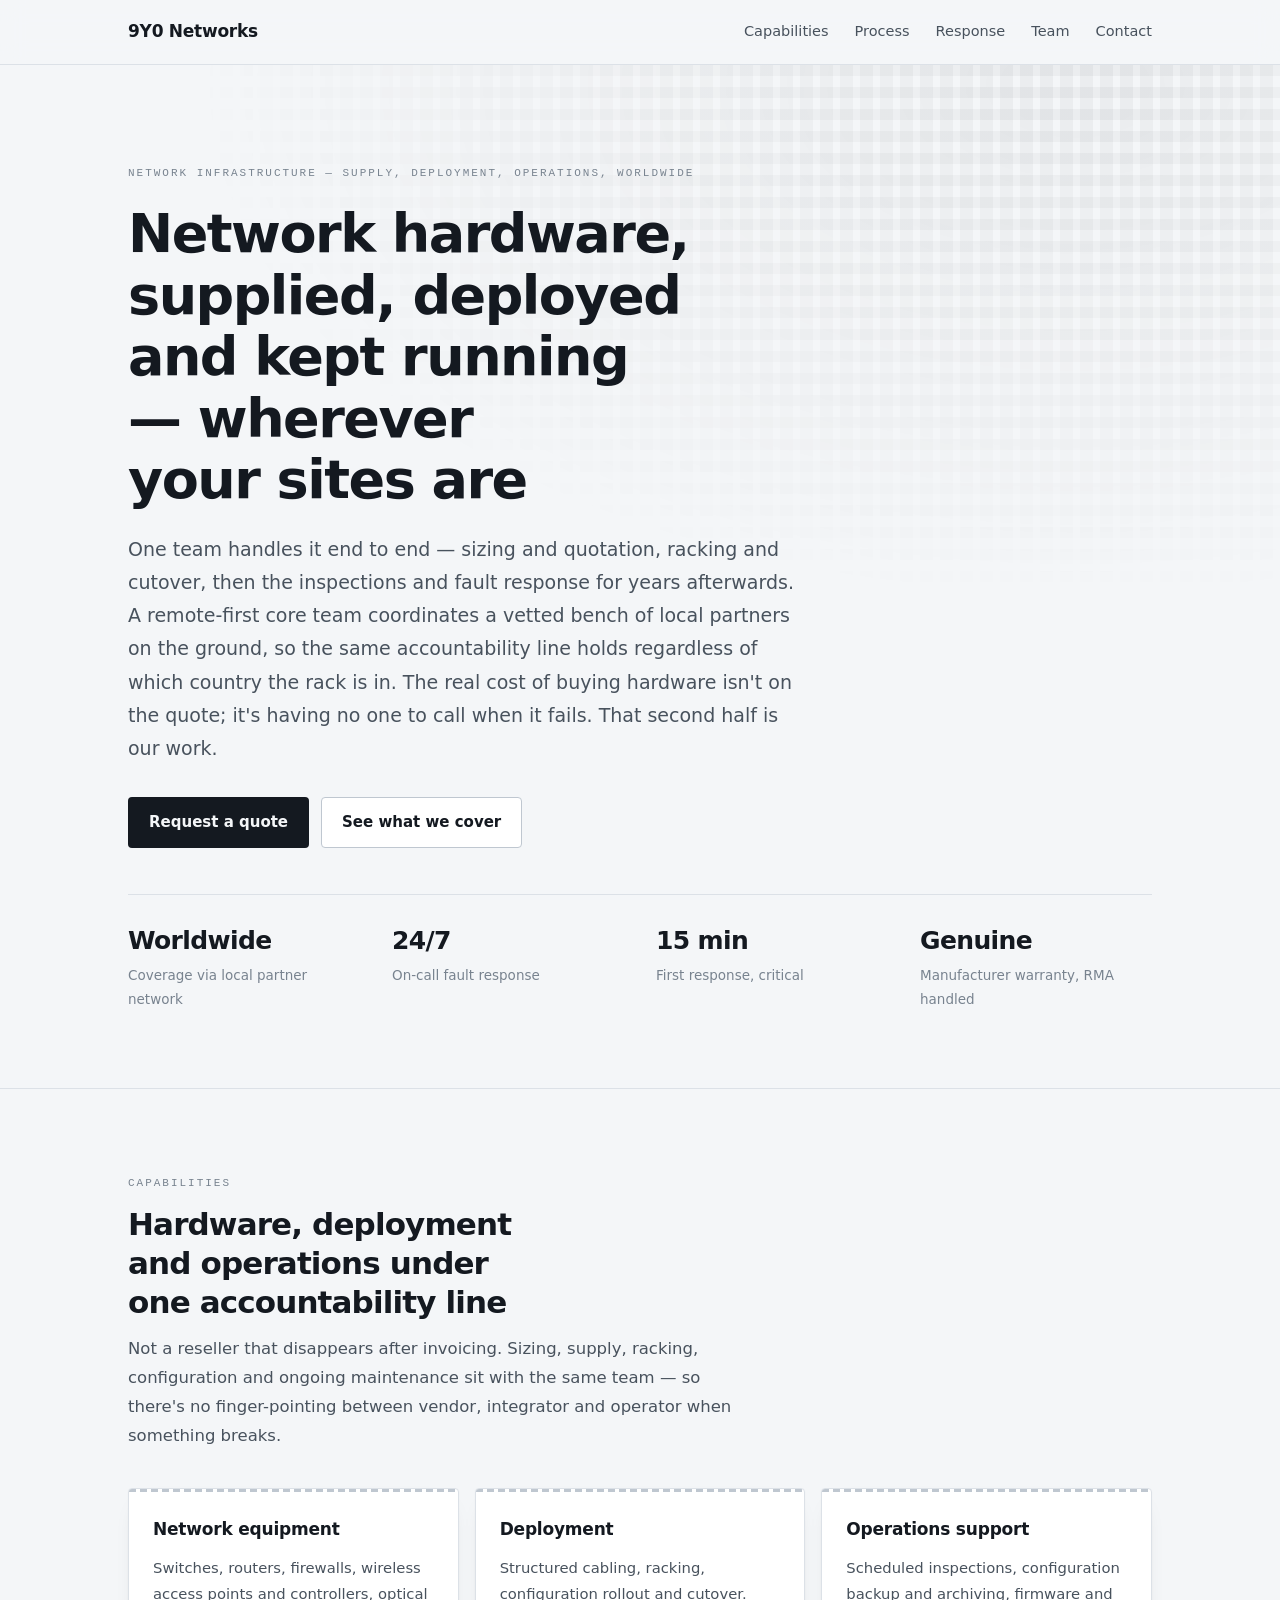
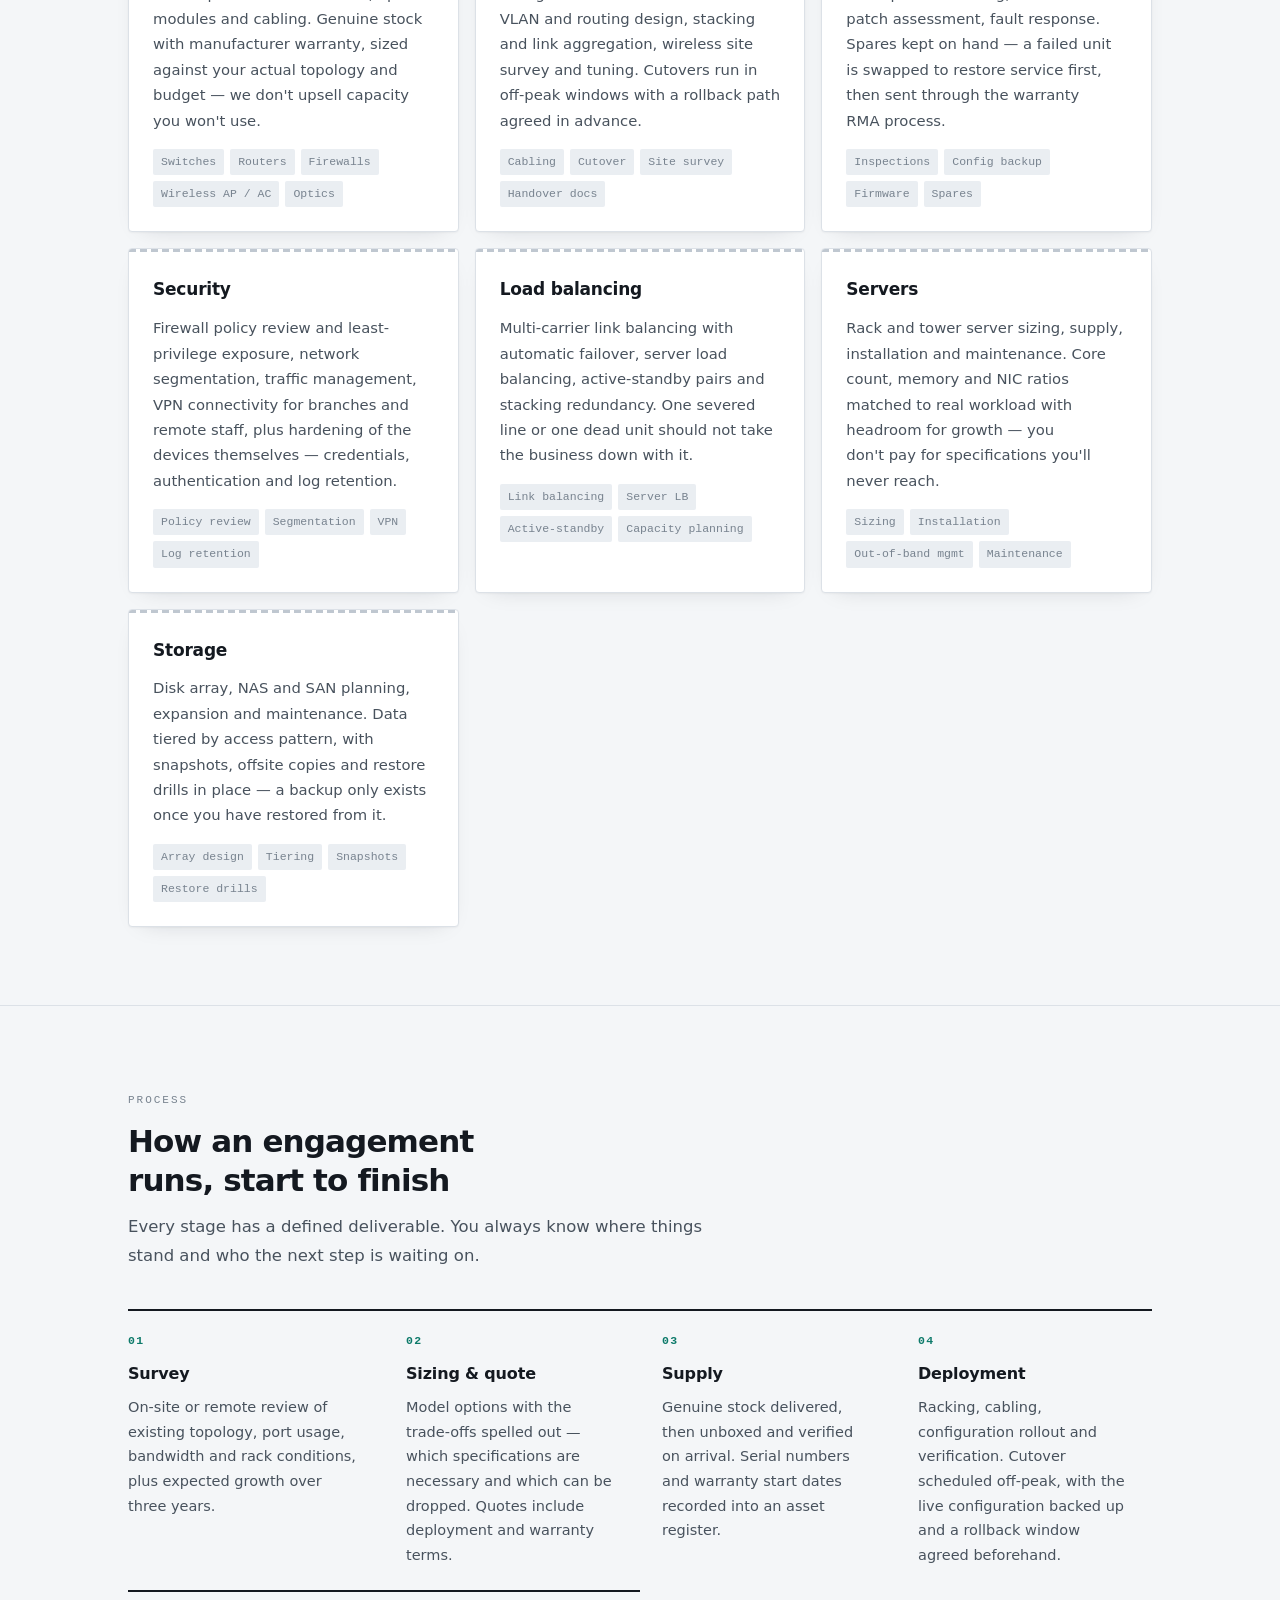
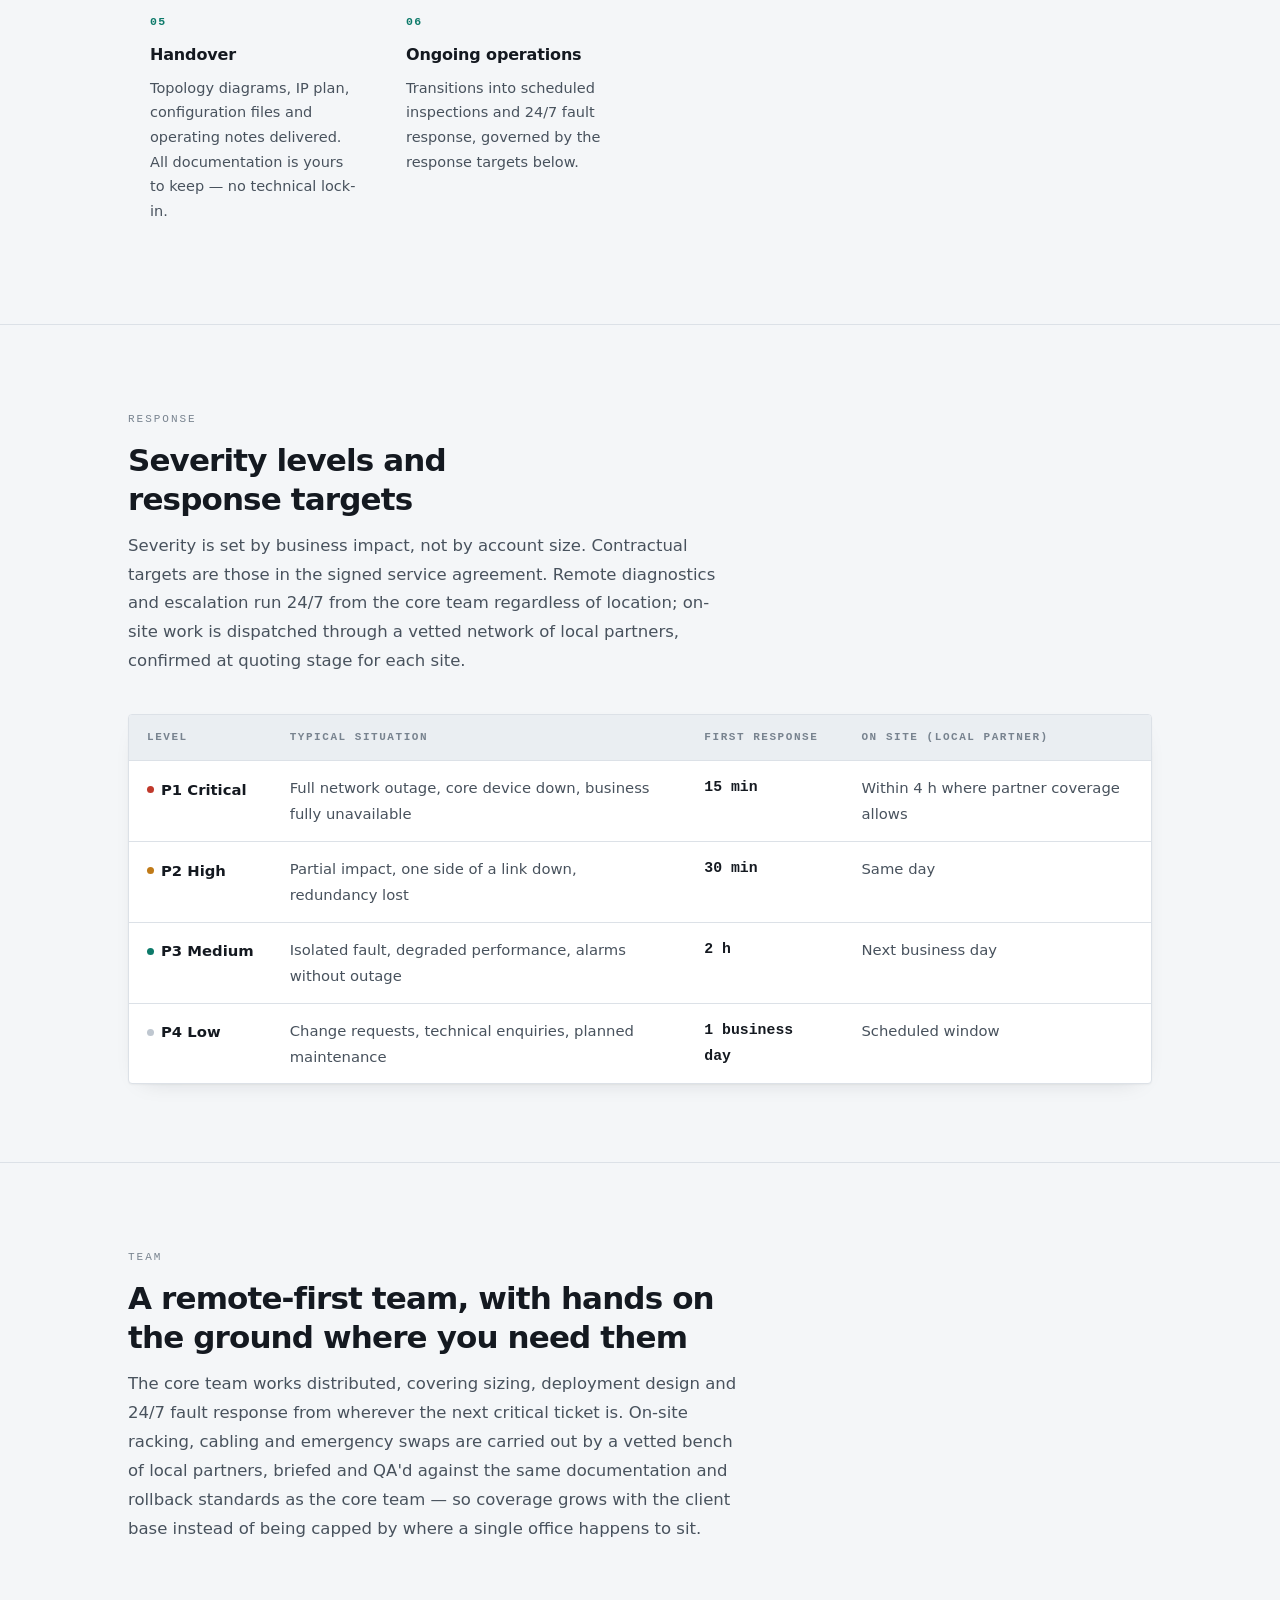
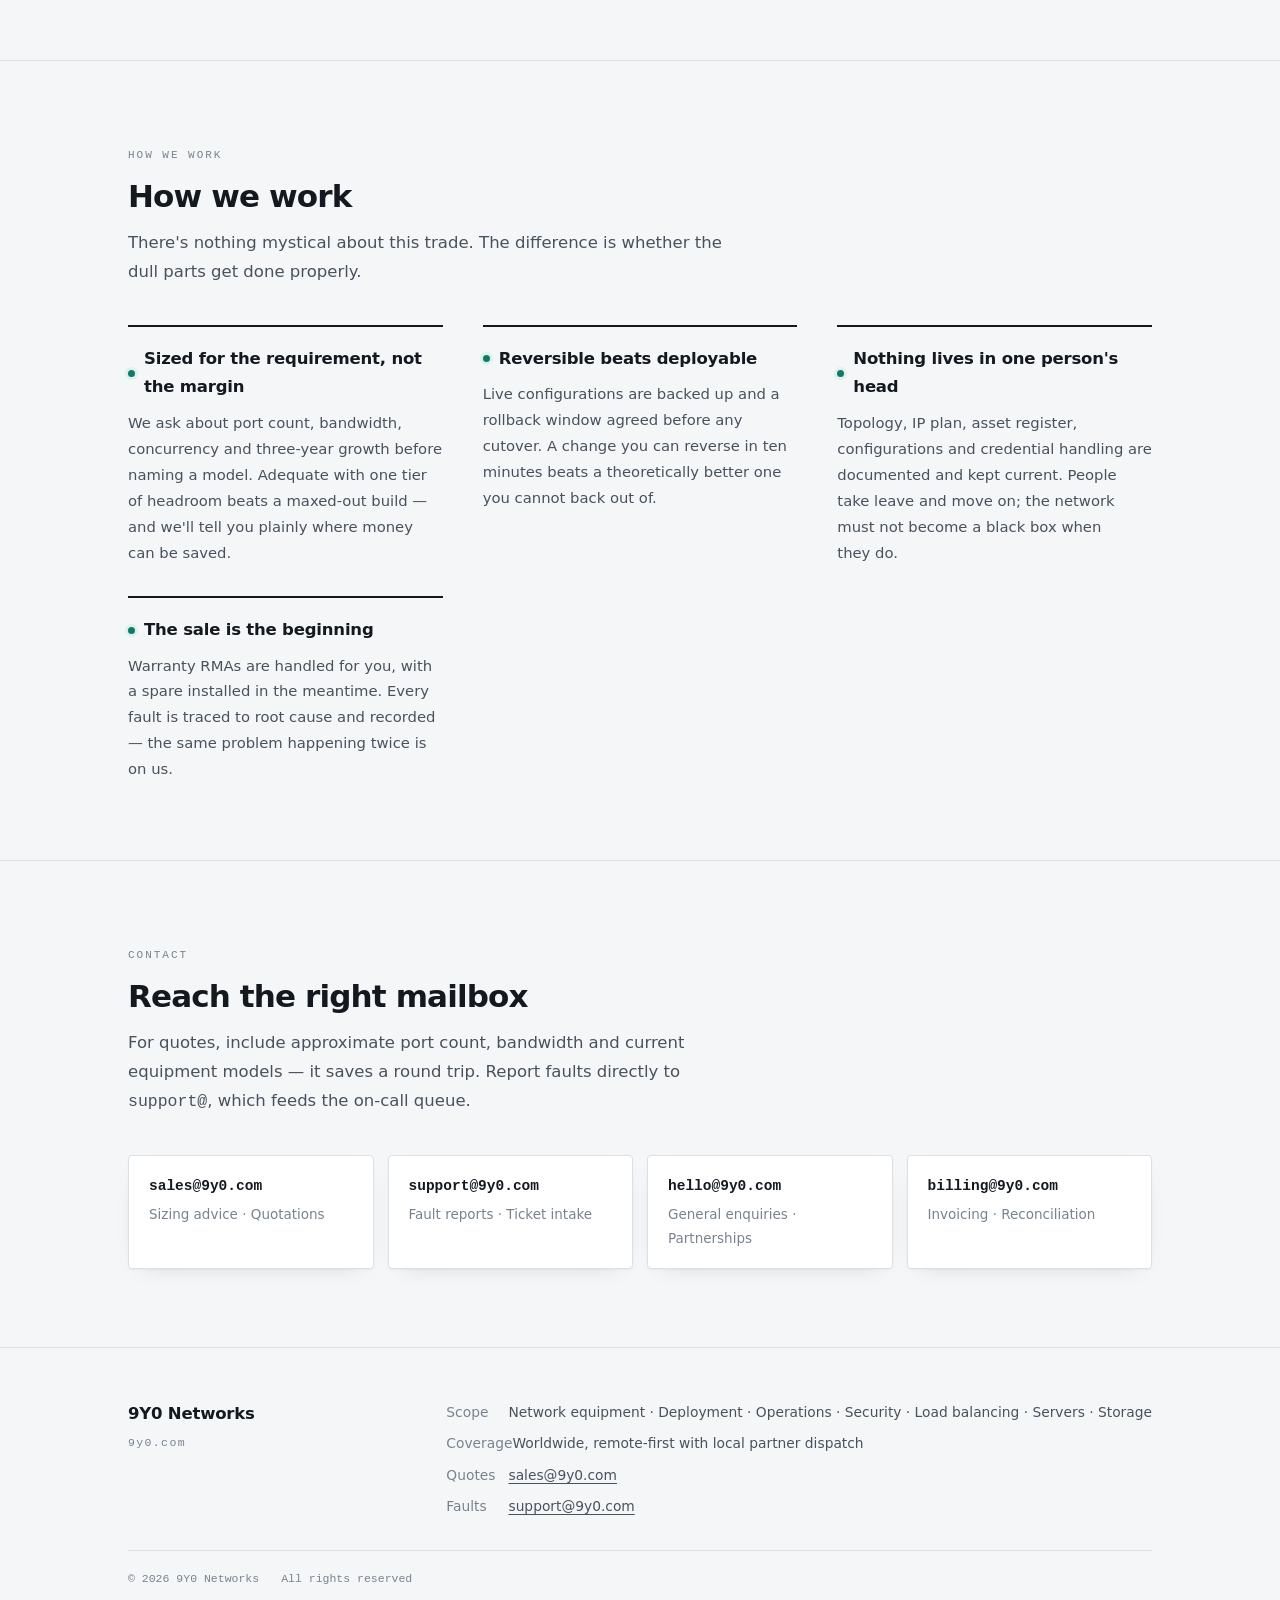
<file: index.html>
<!DOCTYPE html>
<html lang="en">
<head>
<meta charset="utf-8">
<meta name="viewport" content="width=device-width, initial-scale=1">
<title>9Y0 Networks</title>
<meta name="description" content="9Y0 Networks — network equipment supply, deployment and operations support for clients worldwide, delivered by a remote-first team with vetted local partners on the ground.">
<meta name="theme-color" content="#f4f6f8" media="(prefers-color-scheme: light)">
<meta name="theme-color" content="#0e1216" media="(prefers-color-scheme: dark)">
<link rel="canonical" href="https://9y0.com/">
<link rel="alternate" hreflang="en" href="https://9y0.com/">
<link rel="alternate" hreflang="x-default" href="https://9y0.com/">
<meta property="og:type" content="website">
<meta property="og:site_name" content="9Y0 Networks">
<meta property="og:locale" content="en_US">
<meta property="og:title" content="9Y0 Networks">
<meta property="og:description" content="Network equipment · Deployment · Operations · Security · Load balancing · Servers · Storage — worldwide, remote-first">
<meta property="og:url" content="https://9y0.com/">
<link rel="icon" href="favicon.svg" type="image/svg+xml">
<link rel="stylesheet" href="assets/style.css">
<script type="application/ld+json">
{
  "@context": "https://schema.org",
  "@type": "Organization",
  "name": "9Y0 Networks",
  "url": "https://9y0.com/",
  "logo": "https://9y0.com/favicon.svg",
  "email": "hello@9y0.com",
  "description": "Network equipment supply, deployment and operations support for clients worldwide, delivered by a remote-first team with vetted local partners on the ground.",
  "areaServed": "Worldwide"
}
</script>
</head>
<body>

<nav class="nav">
  <div class="wrap nav-in">
    <a class="brand" href="./">
      <span class="brand-mark">9Y0 Networks</span>
    </a>
    <div class="nav-links">
      <a href="#capabilities">Capabilities</a>
      <a href="#process">Process</a>
      <a href="#response">Response</a>
      <a href="#team">Team</a>
      <a href="#contact">Contact</a>
    </div>
  </div>
</nav>

<header class="hero">
  <div class="wrap">
    <span class="label">Network infrastructure &mdash; supply, deployment, operations, worldwide</span>
    <h1>Network hardware, supplied, deployed and kept running — wherever your sites are</h1>
    <p class="standfirst">
      One team handles it end to end — sizing and quotation, racking and cutover,
      then the inspections and fault response for years afterwards. A remote-first
      core team coordinates a vetted bench of local partners on the ground, so the
      same accountability line holds regardless of which country the rack is in.
      The real cost of buying hardware isn't on the quote; it's having no one to
      call when it fails. That second half is our work.
    </p>
    <div class="cta-row">
      <a class="btn btn-primary" href="mailto:sales@9y0.com">Request a quote</a>
      <a class="btn btn-ghost" href="#capabilities">See what we cover</a>
    </div>
    <div class="facts">
      <div><div class="fact-k">Worldwide</div><div class="fact-v">Coverage via local partner network</div></div>
      <div><div class="fact-k">24/7</div><div class="fact-v">On-call fault response</div></div>
      <div><div class="fact-k">15 min</div><div class="fact-v">First response, critical</div></div>
      <div><div class="fact-k">Genuine</div><div class="fact-v">Manufacturer warranty, RMA handled</div></div>
    </div>
  </div>
</header>

<main>

<section id="capabilities">
  <div class="wrap">
    <div class="sec-head">
      <span class="label">Capabilities</span>
      <h2>Hardware, deployment and operations under one accountability line</h2>
      <p>Not a reseller that disappears after invoicing. Sizing, supply, racking, configuration and ongoing maintenance sit with the same team — so there's no finger-pointing between vendor, integrator and operator when something breaks.</p>
    </div>
    <div class="grid-3">

      <article class="cap">
        <h3>Network equipment</h3>
        <p>Switches, routers, firewalls, wireless access points and controllers, optical modules and cabling. Genuine stock with manufacturer warranty, sized against your actual topology and budget — we don't upsell capacity you won't use.</p>
        <ul class="tags"><li>Switches</li><li>Routers</li><li>Firewalls</li><li>Wireless AP / AC</li><li>Optics</li></ul>
      </article>

      <article class="cap">
        <h3>Deployment</h3>
        <p>Structured cabling, racking, configuration rollout and cutover. VLAN and routing design, stacking and link aggregation, wireless site survey and tuning. Cutovers run in off-peak windows with a rollback path agreed in advance.</p>
        <ul class="tags"><li>Cabling</li><li>Cutover</li><li>Site survey</li><li>Handover docs</li></ul>
      </article>

      <article class="cap">
        <h3>Operations support</h3>
        <p>Scheduled inspections, configuration backup and archiving, firmware and patch assessment, fault response. Spares kept on hand — a failed unit is swapped to restore service first, then sent through the warranty RMA process.</p>
        <ul class="tags"><li>Inspections</li><li>Config backup</li><li>Firmware</li><li>Spares</li></ul>
      </article>

      <article class="cap">
        <h3>Security</h3>
        <p>Firewall policy review and least-privilege exposure, network segmentation, traffic management, VPN connectivity for branches and remote staff, plus hardening of the devices themselves — credentials, authentication and log retention.</p>
        <ul class="tags"><li>Policy review</li><li>Segmentation</li><li>VPN</li><li>Log retention</li></ul>
      </article>

      <article class="cap">
        <h3>Load balancing</h3>
        <p>Multi-carrier link balancing with automatic failover, server load balancing, active-standby pairs and stacking redundancy. One severed line or one dead unit should not take the business down with it.</p>
        <ul class="tags"><li>Link balancing</li><li>Server LB</li><li>Active-standby</li><li>Capacity planning</li></ul>
      </article>

      <article class="cap">
        <h3>Servers</h3>
        <p>Rack and tower server sizing, supply, installation and maintenance. Core count, memory and NIC ratios matched to real workload with headroom for growth — you don't pay for specifications you'll never reach.</p>
        <ul class="tags"><li>Sizing</li><li>Installation</li><li>Out-of-band mgmt</li><li>Maintenance</li></ul>
      </article>

      <article class="cap">
        <h3>Storage</h3>
        <p>Disk array, NAS and SAN planning, expansion and maintenance. Data tiered by access pattern, with snapshots, offsite copies and restore drills in place — a backup only exists once you have restored from it.</p>
        <ul class="tags"><li>Array design</li><li>Tiering</li><li>Snapshots</li><li>Restore drills</li></ul>
      </article>

    </div>
  </div>
</section>

<section id="process">
  <div class="wrap">
    <div class="sec-head">
      <span class="label">Process</span>
      <h2>How an engagement runs, start to finish</h2>
      <p>Every stage has a defined deliverable. You always know where things stand and who the next step is waiting on.</p>
    </div>
    <div class="steps">
      <div class="step">
        <span class="step-n">01</span>
        <h3>Survey</h3>
        <p>On-site or remote review of existing topology, port usage, bandwidth and rack conditions, plus expected growth over three years.</p>
      </div>
      <div class="step">
        <span class="step-n">02</span>
        <h3>Sizing &amp; quote</h3>
        <p>Model options with the trade-offs spelled out — which specifications are necessary and which can be dropped. Quotes include deployment and warranty terms.</p>
      </div>
      <div class="step">
        <span class="step-n">03</span>
        <h3>Supply</h3>
        <p>Genuine stock delivered, then unboxed and verified on arrival. Serial numbers and warranty start dates recorded into an asset register.</p>
      </div>
      <div class="step">
        <span class="step-n">04</span>
        <h3>Deployment</h3>
        <p>Racking, cabling, configuration rollout and verification. Cutover scheduled off-peak, with the live configuration backed up and a rollback window agreed beforehand.</p>
      </div>
      <div class="step">
        <span class="step-n">05</span>
        <h3>Handover</h3>
        <p>Topology diagrams, IP plan, configuration files and operating notes delivered. All documentation is yours to keep — no technical lock-in.</p>
      </div>
      <div class="step">
        <span class="step-n">06</span>
        <h3>Ongoing operations</h3>
        <p>Transitions into scheduled inspections and 24/7 fault response, governed by the response targets below.</p>
      </div>
    </div>
  </div>
</section>

<section id="response">
  <div class="wrap">
    <div class="sec-head">
      <span class="label">Response</span>
      <h2>Severity levels and response targets</h2>
      <p>Severity is set by business impact, not by account size. Contractual targets are those in the signed service agreement. Remote diagnostics and escalation run 24/7 from the core team regardless of location; on-site work is dispatched through a vetted network of local partners, confirmed at quoting stage for each site.</p>
    </div>
    <div class="table-scroll">
      <table>
        <thead>
          <tr><th>Level</th><th>Typical situation</th><th>First response</th><th>On site (local partner)</th></tr>
        </thead>
        <tbody>
          <tr>
            <td><span class="sev sev-1">P1 Critical</span></td>
            <td>Full network outage, core device down, business fully unavailable</td>
            <td class="num">15 min</td>
            <td>Within 4 h where partner coverage allows</td>
          </tr>
          <tr>
            <td><span class="sev sev-2">P2 High</span></td>
            <td>Partial impact, one side of a link down, redundancy lost</td>
            <td class="num">30 min</td>
            <td>Same day</td>
          </tr>
          <tr>
            <td><span class="sev sev-3">P3 Medium</span></td>
            <td>Isolated fault, degraded performance, alarms without outage</td>
            <td class="num">2 h</td>
            <td>Next business day</td>
          </tr>
          <tr>
            <td><span class="sev sev-4">P4 Low</span></td>
            <td>Change requests, technical enquiries, planned maintenance</td>
            <td class="num">1 business day</td>
            <td>Scheduled window</td>
          </tr>
        </tbody>
      </table>
    </div>
  </div>
</section>

<section id="team">
  <div class="wrap">
    <div class="sec-head">
      <span class="label">Team</span>
      <h2>A remote-first team, with hands on the ground where you need them</h2>
      <p>The core team works distributed, covering sizing, deployment design and 24/7 fault response from wherever the next critical ticket is. On-site racking, cabling and emergency swaps are carried out by a vetted bench of local partners, briefed and QA'd against the same documentation and rollback standards as the core team — so coverage grows with the client base instead of being capped by where a single office happens to sit.</p>
    </div>
  </div>
</section>

<section id="principles">
  <div class="wrap">
    <div class="sec-head">
      <span class="label">How we work</span>
      <h2>How we work</h2>
      <p>There's nothing mystical about this trade. The difference is whether the dull parts get done properly.</p>
    </div>
    <div class="why">
      <div class="why-item">
        <h3>Sized for the requirement, not the margin</h3>
        <p>We ask about port count, bandwidth, concurrency and three-year growth before naming a model. Adequate with one tier of headroom beats a maxed-out build — and we'll tell you plainly where money can be saved.</p>
      </div>
      <div class="why-item">
        <h3>Reversible beats deployable</h3>
        <p>Live configurations are backed up and a rollback window agreed before any cutover. A change you can reverse in ten minutes beats a theoretically better one you cannot back out of.</p>
      </div>
      <div class="why-item">
        <h3>Nothing lives in one person's head</h3>
        <p>Topology, IP plan, asset register, configurations and credential handling are documented and kept current. People take leave and move on; the network must not become a black box when they do.</p>
      </div>
      <div class="why-item">
        <h3>The sale is the beginning</h3>
        <p>Warranty RMAs are handled for you, with a spare installed in the meantime. Every fault is traced to root cause and recorded — the same problem happening twice is on us.</p>
      </div>
    </div>
  </div>
</section>

<section id="contact">
  <div class="wrap">
    <div class="sec-head">
      <span class="label">Contact</span>
      <h2>Reach the right mailbox</h2>
      <p>For quotes, include approximate port count, bandwidth and current equipment models — it saves a round trip. Report faults directly to <code>support@</code>, which feeds the on-call queue.</p>
    </div>
    <div class="mails">
      <a class="mail" href="mailto:sales@9y0.com">
        <span class="mail-addr">sales@9y0.com</span>
        <span class="mail-use">Sizing advice · Quotations</span>
      </a>
      <a class="mail" href="mailto:support@9y0.com">
        <span class="mail-addr">support@9y0.com</span>
        <span class="mail-use">Fault reports · Ticket intake</span>
      </a>
      <a class="mail" href="mailto:hello@9y0.com">
        <span class="mail-addr">hello@9y0.com</span>
        <span class="mail-use">General enquiries · Partnerships</span>
      </a>
      <a class="mail" href="mailto:billing@9y0.com">
        <span class="mail-addr">billing@9y0.com</span>
        <span class="mail-use">Invoicing · Reconciliation</span>
      </a>
    </div>
  </div>
</section>

</main>

<footer>
  <div class="wrap">
    <div class="foot-top">
      <div>
        <div class="foot-name">9Y0 Networks</div>
        <div class="foot-en">9y0.com</div>
      </div>
      <div class="foot-facts">
        <div><span class="k">Scope</span>Network equipment · Deployment · Operations · Security · Load balancing · Servers · Storage</div>
        <div><span class="k">Coverage</span>Worldwide, remote-first with local partner dispatch</div>
        <div><span class="k">Quotes</span><a href="mailto:sales@9y0.com">sales@9y0.com</a></div>
        <div><span class="k">Faults</span><a href="mailto:support@9y0.com">support@9y0.com</a></div>
      </div>
    </div>
    <hr class="foot-rule">
    <div class="copy">
      <span>&copy; <span id="yr">2026</span> 9Y0 Networks</span>
      <span>All rights reserved</span>
    </div>
  </div>
</footer>

<script>document.getElementById('yr').textContent = new Date().getFullYear();</script>
</body>
</html>
</file>
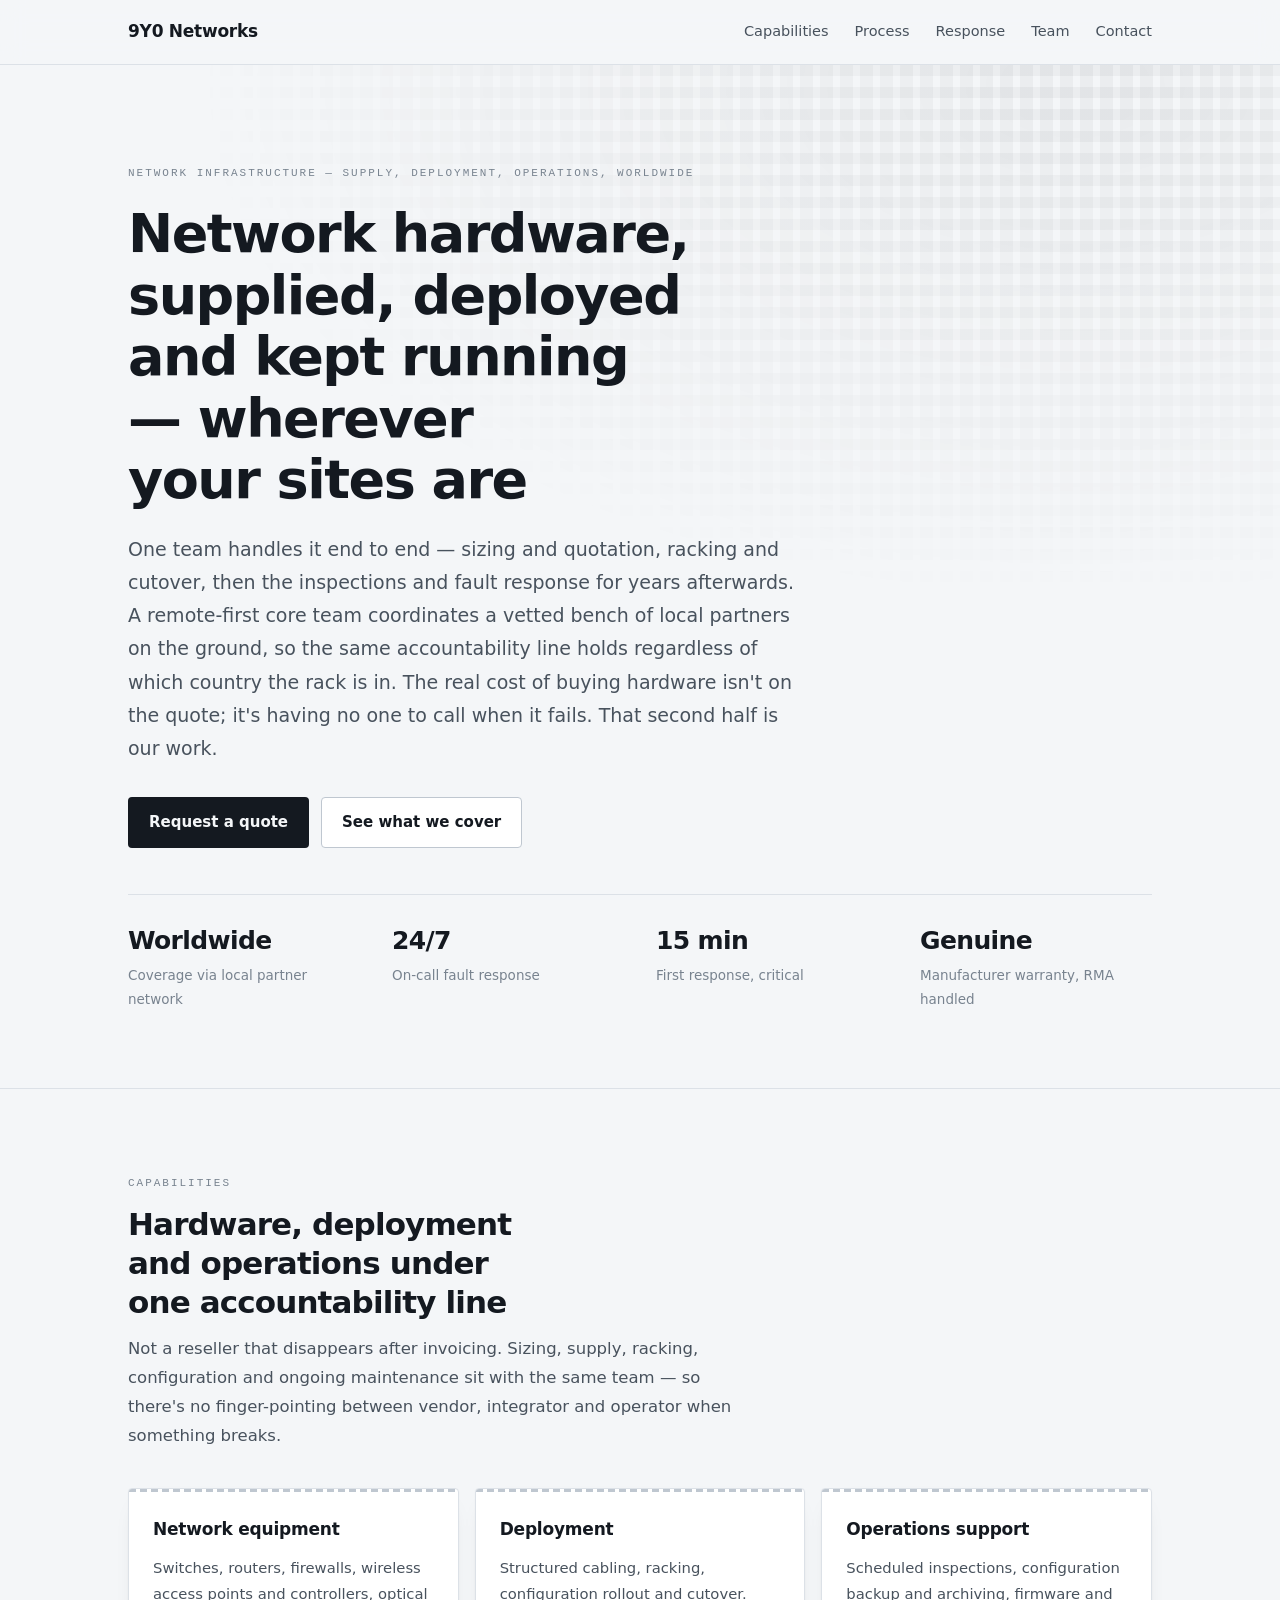
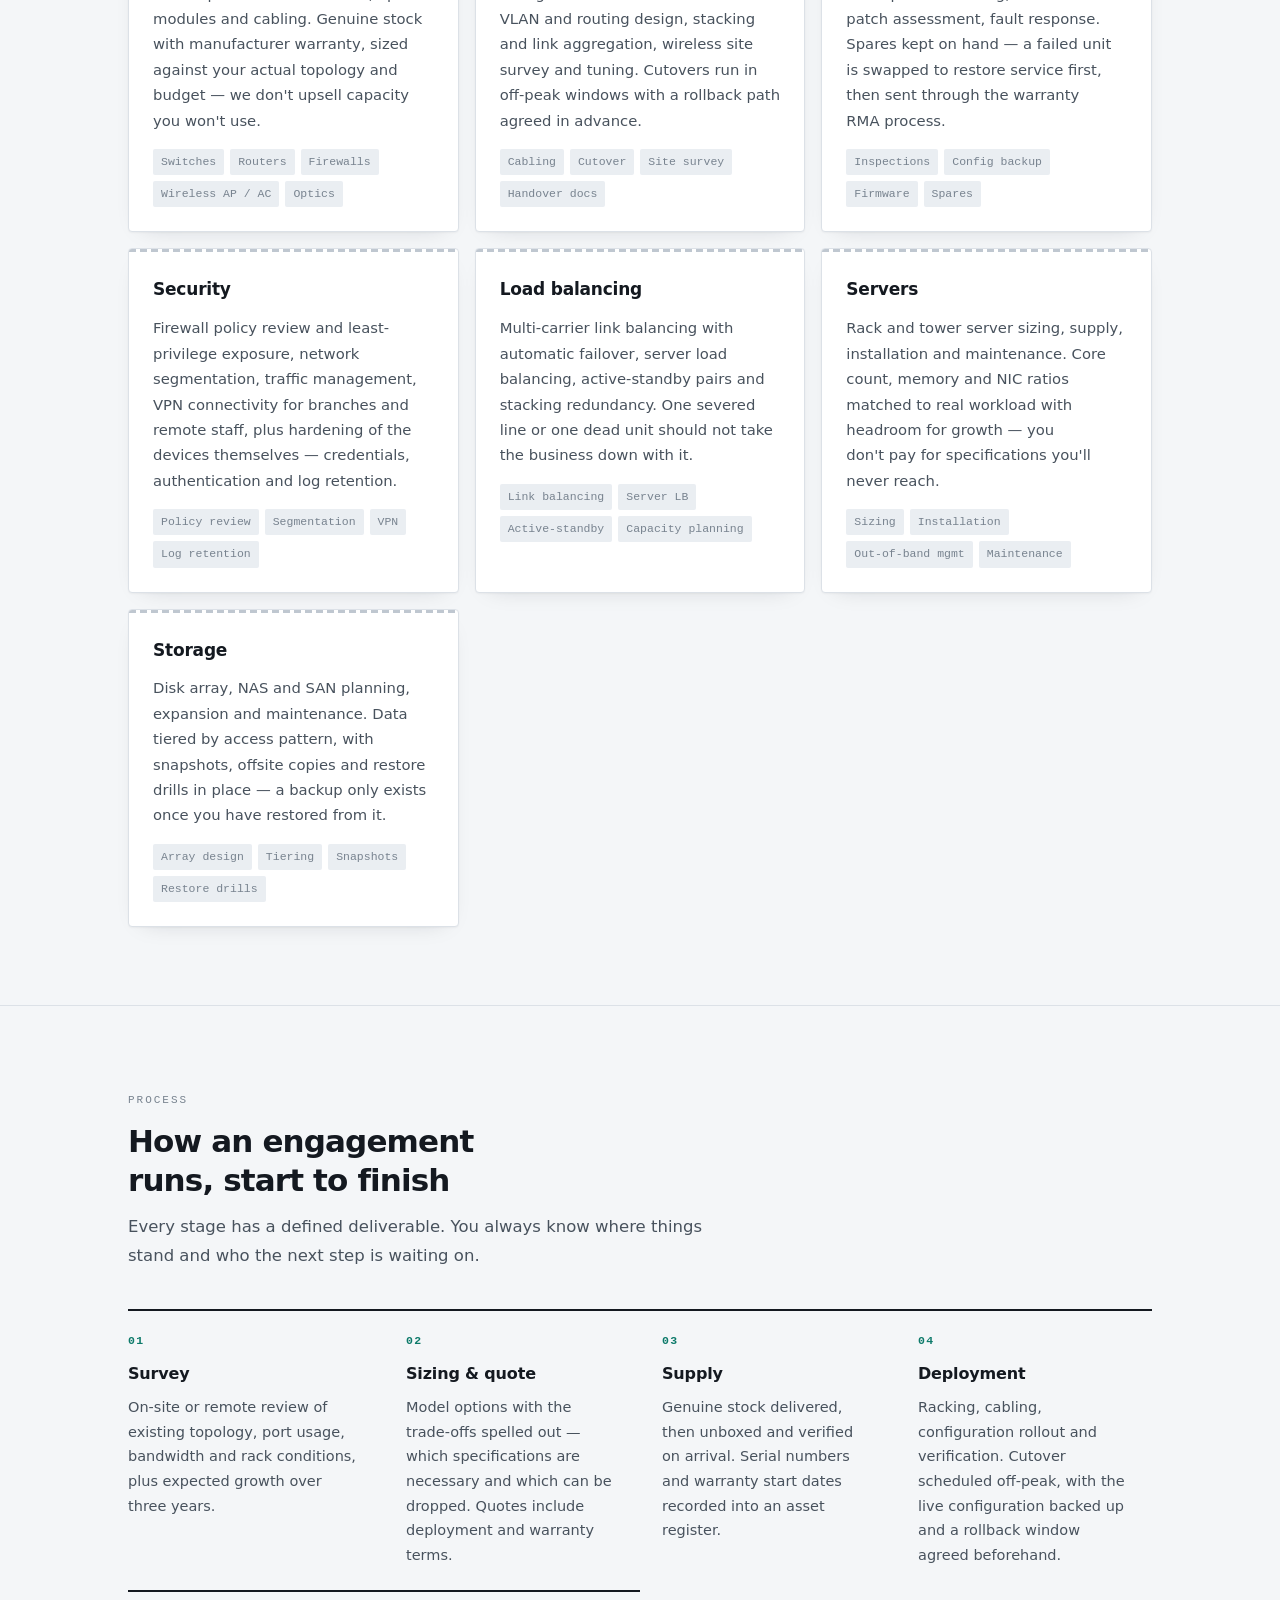
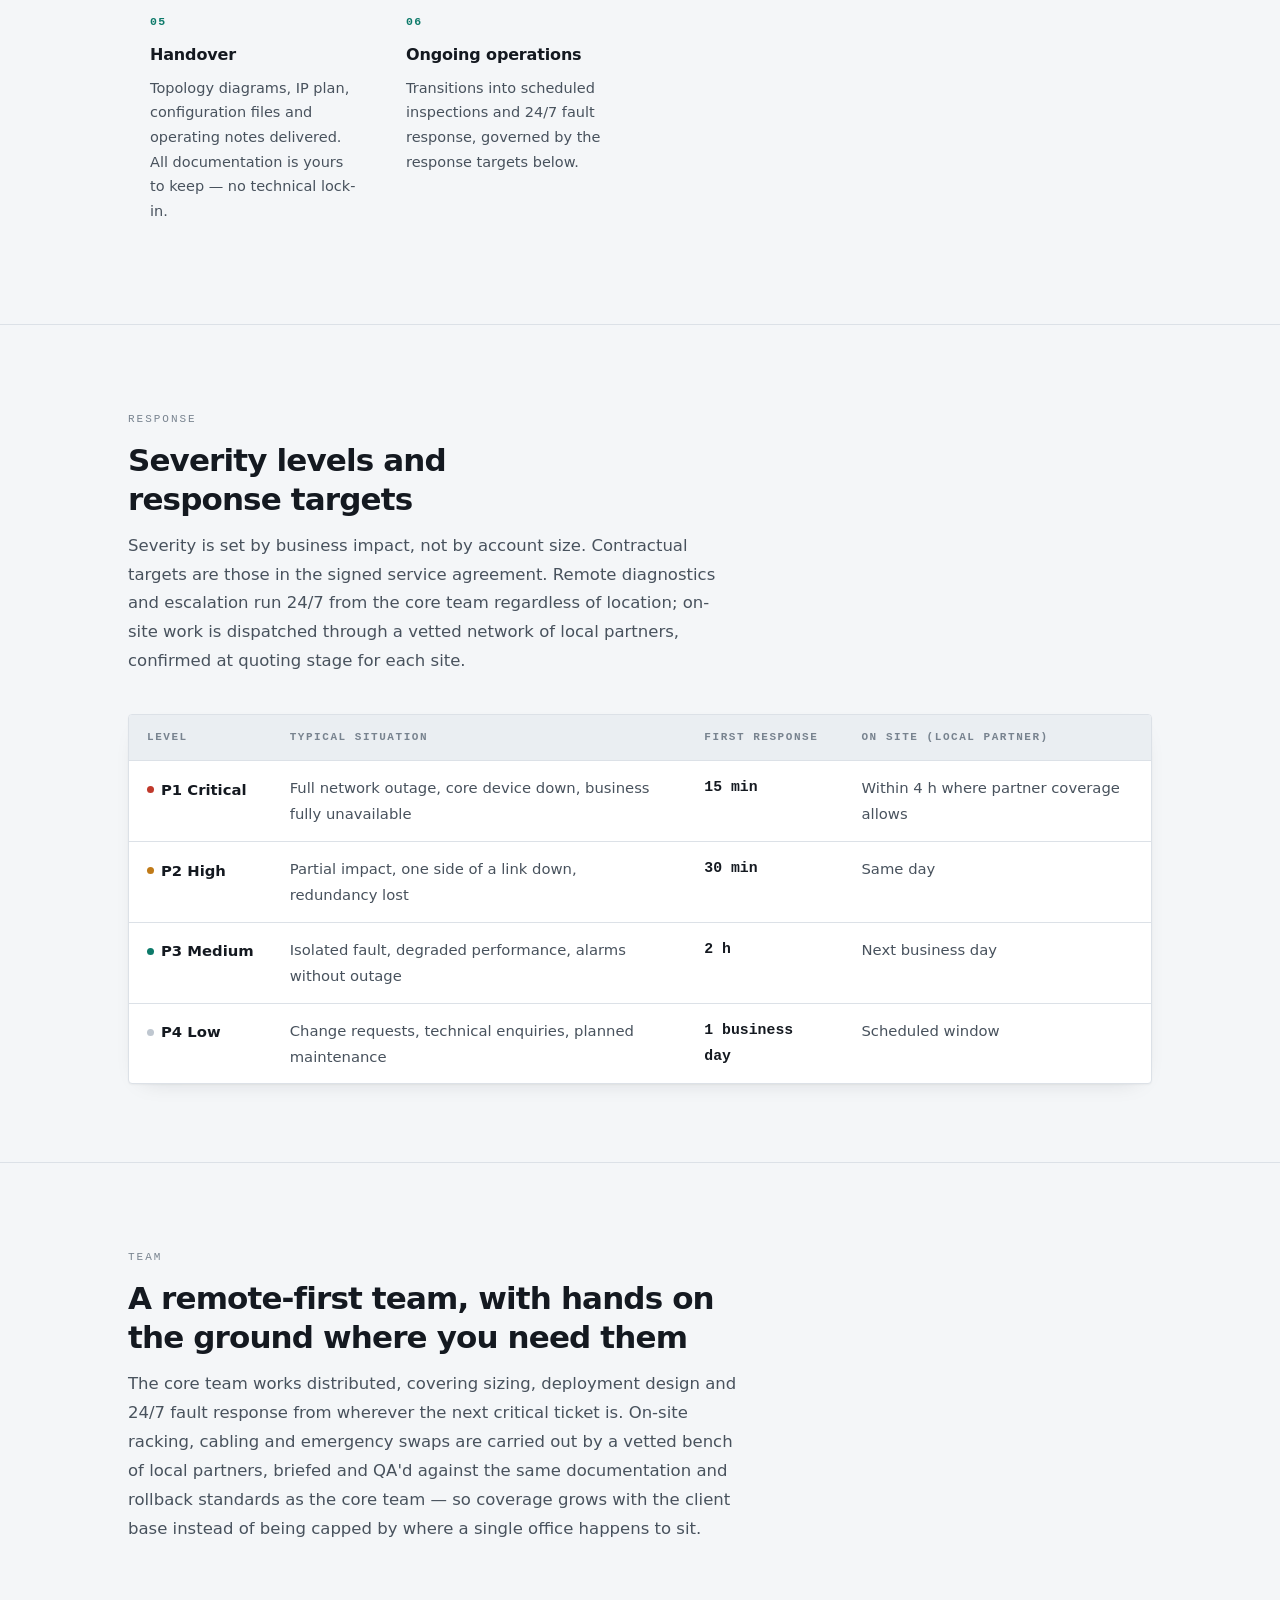
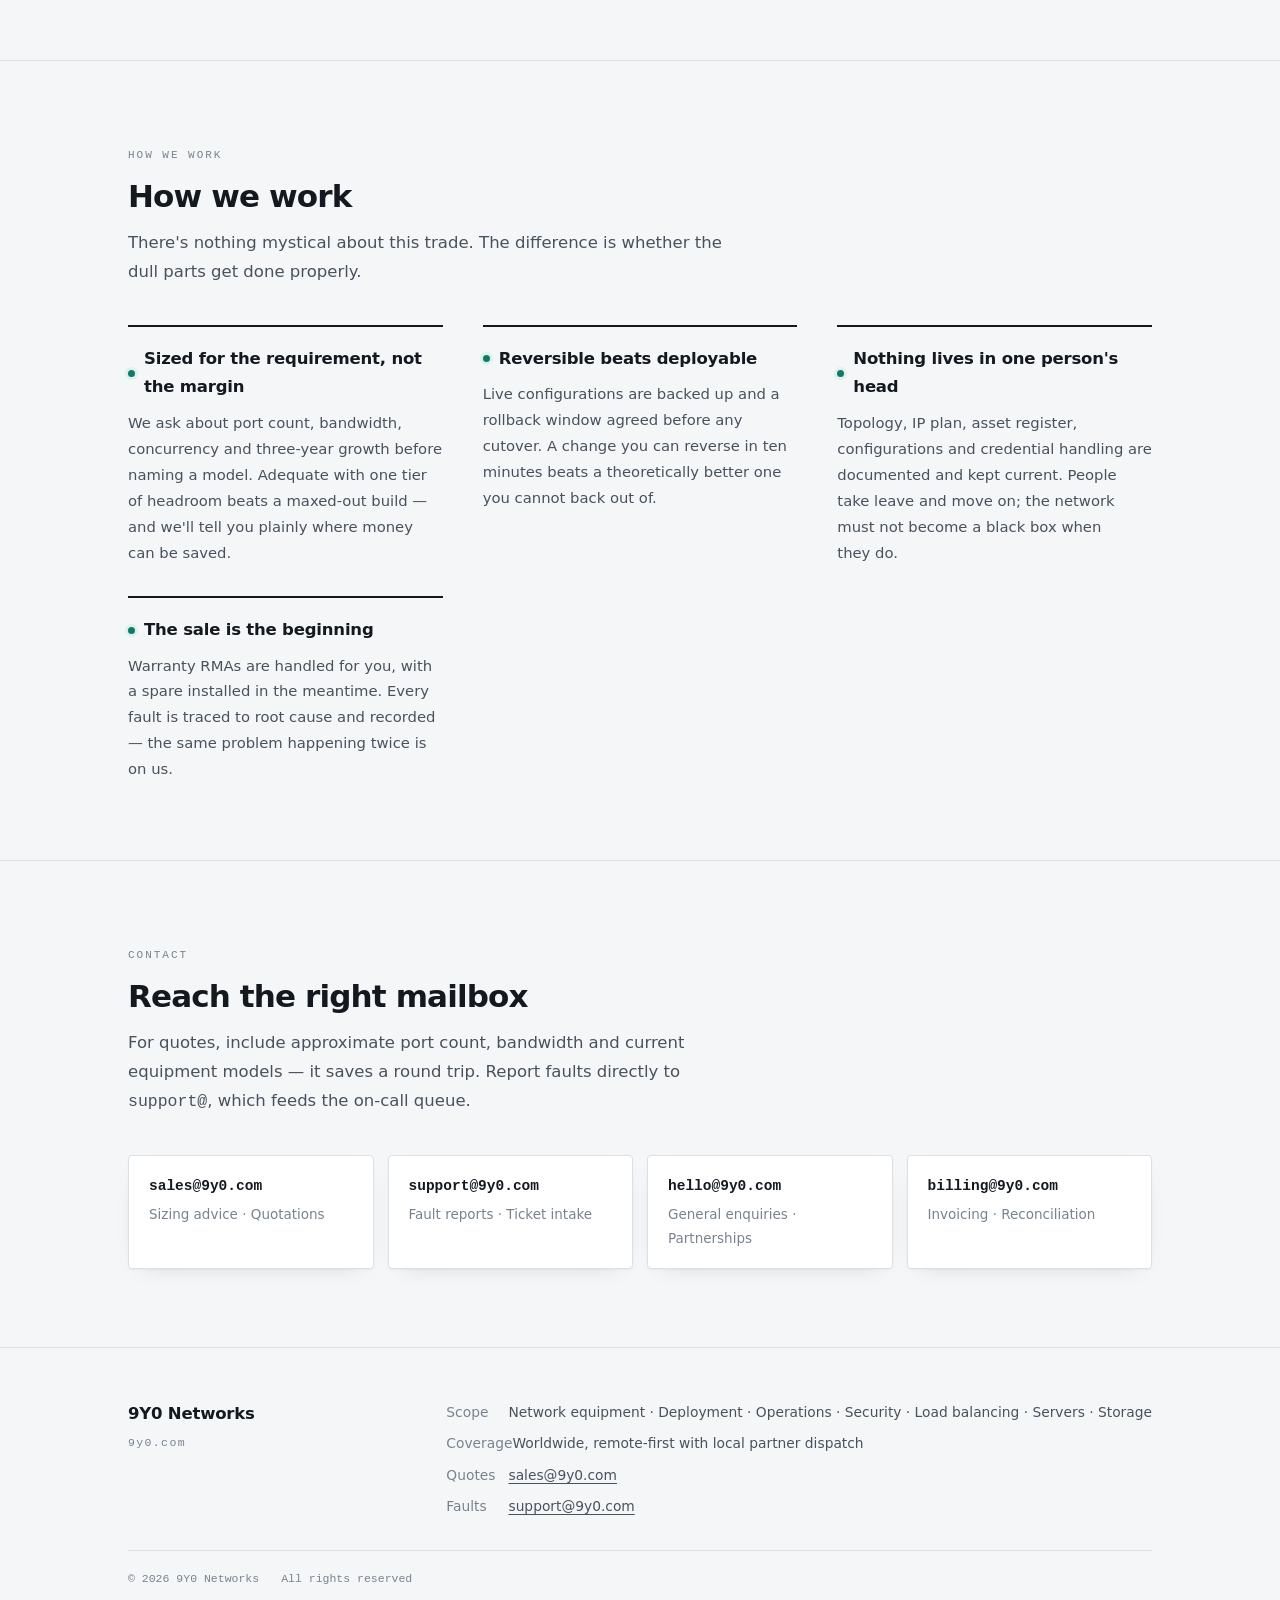
<file: en/index.html>
<!DOCTYPE html>
<html lang="en">
<head>
<meta charset="utf-8">
<title>9Y0 Networks</title>
<link rel="canonical" href="https://9y0.com/">
<meta name="robots" content="noindex">
<meta http-equiv="refresh" content="0; url=../">
<style>
  body { margin:0; min-height:100vh; display:grid; place-items:center;
         background:#f4f6f8; color:#48525d;
         font-family:system-ui,-apple-system,"Segoe UI",Roboto,sans-serif; font-size:15px; }
  @media (prefers-color-scheme: dark) { body { background:#0e1216; color:#a3aeba; } }
  a { color:inherit; }
</style>
</head>
<body>
<p>English is now the default. <a href="../">Continue to 9y0.com</a></p>
<script>location.replace("../");</script>
</body>
</html>
</file>
<file: assets/style.css>
/* 9Y0 Networks — site styles
   Neutral grey-blue ground with a teal accent. */

:root {
  --ground:#f4f6f8;
  --surface:#ffffff;
  --surface-2:#eaeef2;
  --ink:#141920;
  --ink-2:#48525d;
  --ink-3:#78838f;
  --rule:#dce1e7;
  --rule-strong:#bfc7d0;
  --accent:#0d7a6a;
  --accent-soft:#e0f1ed;
  --accent-ink:#0a5f52;
  --shadow:0 1px 2px rgba(20,25,32,.04), 0 8px 24px -16px rgba(20,25,32,.22);
  --grid:rgba(20,25,32,.05);
}
@media (prefers-color-scheme: dark) {
  :root:not([data-theme="light"]) {
    --ground:#0e1216; --surface:#151a20; --surface-2:#1c232a;
    --ink:#e6ebf0; --ink-2:#a3aeba; --ink-3:#76818d;
    --rule:#272f38; --rule-strong:#39434e;
    --accent:#3fc6ad; --accent-soft:#0e2d29; --accent-ink:#5fd8c1;
    --shadow:0 1px 2px rgba(0,0,0,.4), 0 8px 24px -16px rgba(0,0,0,.8);
    --grid:rgba(230,235,240,.05);
  }
}
:root[data-theme="dark"] {
  --ground:#0e1216; --surface:#151a20; --surface-2:#1c232a;
  --ink:#e6ebf0; --ink-2:#a3aeba; --ink-3:#76818d;
  --rule:#272f38; --rule-strong:#39434e;
  --accent:#3fc6ad; --accent-soft:#0e2d29; --accent-ink:#5fd8c1;
  --shadow:0 1px 2px rgba(0,0,0,.4), 0 8px 24px -16px rgba(0,0,0,.8);
  --grid:rgba(230,235,240,.05);
}

*, *::before, *::after { box-sizing: border-box; }
html { -webkit-text-size-adjust: 100%; scroll-behavior: smooth; }
@media (prefers-reduced-motion: reduce) {
  html { scroll-behavior: auto; }
  *, *::before, *::after { animation-duration:.01ms !important; transition-duration:.01ms !important; }
}

body {
  margin: 0;
  background: var(--ground);
  color: var(--ink);
  font-family: "PingFang SC", "Hiragino Sans GB", "Microsoft YaHei", "Noto Sans SC",
               system-ui, -apple-system, "Segoe UI", Roboto, sans-serif;
  font-size: 16px; line-height: 1.75;
  -webkit-font-smoothing: antialiased; -moz-osx-font-smoothing: grayscale;
}
html[lang^="en"] body {
  font-family: system-ui, -apple-system, "Segoe UI", Roboto, Helvetica, Arial, sans-serif;
}
.mono, code {
  font-family: ui-monospace, "SFMono-Regular", "SF Mono", Menlo, Consolas,
               "Liberation Mono", monospace;
  font-variant-numeric: tabular-nums;
}
img, svg { max-width: 100%; }
a { color: inherit; text-underline-offset: 3px; }
:focus-visible { outline: 2px solid var(--accent); outline-offset: 3px; border-radius: 2px; }

.wrap { max-width: 1080px; margin: 0 auto; padding: 0 28px; }

.label {
  font-family: ui-monospace, Menlo, Consolas, monospace;
  font-size: 11px; font-weight: 500; letter-spacing: .18em;
  text-transform: uppercase; color: var(--ink-3);
}

/* ---------- nav ---------- */
.nav {
  position: sticky; top: 0; z-index: 30;
  background: color-mix(in srgb, var(--ground) 86%, transparent);
  backdrop-filter: saturate(160%) blur(12px);
  -webkit-backdrop-filter: saturate(160%) blur(12px);
  border-bottom: 1px solid var(--rule);
}
.nav-in { display: flex; align-items: center; gap: 30px; height: 64px; }
.brand { display: flex; align-items: center; text-decoration: none; }
.brand-mark { font-size: 17px; font-weight: 700; letter-spacing: -.015em; }
.nav-links { margin-left: auto; display: flex; align-items: center; gap: 26px; font-size: 14.5px; color: var(--ink-2); }
.nav-links a { text-decoration: none; }
.nav-links a:hover { color: var(--ink); }
.lang {
  font-family: ui-monospace, Menlo, Consolas, monospace;
  font-size: 12px; letter-spacing: .06em;
  padding: 5px 11px; border: 1px solid var(--rule-strong); border-radius: 3px;
  color: var(--ink-2); text-decoration: none; white-space: nowrap;
}
.lang:hover { border-color: var(--ink-3); color: var(--ink); }
@media (max-width: 760px) { .nav-links a:not(.lang) { display: none; } }

/* ---------- hero ---------- */
.hero { position: relative; overflow: hidden; padding: 92px 0 76px; border-bottom: 1px solid var(--rule); }
.hero::before {
  content: ""; position: absolute; inset: 0; pointer-events: none;
  background-image:
    linear-gradient(to right, var(--grid) 0 13px, transparent 13px 20px),
    linear-gradient(to bottom, var(--grid) 0 11px, transparent 11px 22px);
  background-size: 20px 22px;
  mask-image: radial-gradient(112% 82% at 84% 2%, #000 4%, transparent 64%);
  -webkit-mask-image: radial-gradient(112% 82% at 84% 2%, #000 4%, transparent 64%);
  opacity: .8;
}
.hero .wrap { position: relative; }
h1 {
  margin: 18px 0 0; font-size: clamp(32px, 5.4vw, 54px); font-weight: 700;
  letter-spacing: -.032em; line-height: 1.14; text-wrap: balance; max-width: 19ch;
}
html[lang^="en"] h1 { letter-spacing: -.028em; max-width: 17ch; }
.standfirst {
  margin: 22px 0 0; max-width: 56ch; font-size: clamp(16.5px, 2vw, 19px);
  color: var(--ink-2); text-wrap: pretty;
}
.cta-row { margin-top: 32px; display: flex; flex-wrap: wrap; gap: 12px; }
.btn {
  display: inline-flex; align-items: center; gap: 8px;
  padding: 11px 20px; border-radius: 4px; font-size: 15px; font-weight: 600;
  text-decoration: none; border: 1px solid transparent; transition: .15s ease;
}
.btn-primary { background: var(--ink); color: var(--ground); }
.btn-primary:hover { opacity: .88; }
.btn-ghost { border-color: var(--rule-strong); color: var(--ink); background: var(--surface); }
.btn-ghost:hover { border-color: var(--ink-3); }

.facts {
  margin-top: 46px; padding-top: 24px; border-top: 1px solid var(--rule);
  display: grid; grid-template-columns: repeat(auto-fit, minmax(150px, 1fr)); gap: 22px 32px;
}
.fact-k { font-size: clamp(20px, 2.6vw, 25px); font-weight: 700; letter-spacing: -.025em; font-variant-numeric: tabular-nums; }
.fact-v { font-size: 13.5px; color: var(--ink-3); margin-top: 2px; }

/* ---------- sections ---------- */
section { padding: 78px 0; border-bottom: 1px solid var(--rule); }
.sec-head { max-width: 60ch; margin-bottom: 38px; }
.sec-head h2 {
  margin: 10px 0 0; font-size: clamp(23px, 3.2vw, 31px); font-weight: 700;
  letter-spacing: -.028em; line-height: 1.26; text-wrap: balance;
}
.sec-head p { margin: 13px 0 0; color: var(--ink-2); font-size: 16.5px; text-wrap: pretty; }

/* ---------- capability cards ---------- */
.grid-3 { display: grid; grid-template-columns: repeat(auto-fit, minmax(272px, 1fr)); gap: 16px; }
.cap {
  position: relative; overflow: hidden;
  background: var(--surface); border: 1px solid var(--rule); border-radius: 4px;
  padding: 26px 24px 24px; box-shadow: var(--shadow);
  display: flex; flex-direction: column; gap: 10px;
  transition: border-color .16s ease;
}
.cap::before {
  content: ""; position: absolute; inset: 0 0 auto; height: 3px;
  background: repeating-linear-gradient(to right, var(--rule-strong) 0 7px, transparent 7px 11px);
  transition: background .18s ease;
}
.cap:hover { border-color: var(--rule-strong); }
.cap:hover::before { background: repeating-linear-gradient(to right, var(--accent) 0 7px, transparent 7px 11px); }
.cap h3 { margin: 0; font-size: 17px; font-weight: 650; letter-spacing: -.012em; }
.cap p { margin: 0; color: var(--ink-2); font-size: 14.8px; line-height: 1.72; text-wrap: pretty; }
.tags { margin: 6px 0 0; padding: 0; list-style: none; display: flex; flex-wrap: wrap; gap: 6px; }
.tags li {
  font-family: ui-monospace, Menlo, Consolas, monospace; font-size: 11.5px;
  color: var(--ink-3); background: var(--surface-2);
  border-radius: 2px; padding: 3px 8px;
}

/* ---------- process (a real sequence) ---------- */
.steps { display: grid; grid-template-columns: repeat(auto-fit, minmax(232px, 1fr)); gap: 0; }
.step { padding: 20px 22px 22px 0; border-top: 2px solid var(--ink); position: relative; }
.step + .step { padding-left: 22px; }
.step-n {
  font-family: ui-monospace, Menlo, Consolas, monospace; font-size: 11.5px;
  color: var(--accent); letter-spacing: .12em; font-weight: 600;
  display: block; margin-bottom: 9px;
}
.step h3 { margin: 0 0 7px; font-size: 16px; font-weight: 650; letter-spacing: -.01em; }
.step p { margin: 0; color: var(--ink-2); font-size: 14.5px; line-height: 1.7; }

/* ---------- table ---------- */
.table-scroll { overflow-x: auto; border: 1px solid var(--rule); border-radius: 4px; background: var(--surface); box-shadow: var(--shadow); }
table { width: 100%; border-collapse: collapse; font-size: 14.8px; min-width: 620px; }
thead th {
  text-align: left; padding: 13px 18px;
  font-family: ui-monospace, Menlo, Consolas, monospace;
  font-size: 11px; font-weight: 600; letter-spacing: .14em; text-transform: uppercase;
  color: var(--ink-3); background: var(--surface-2);
  border-bottom: 1px solid var(--rule);
  white-space: nowrap;
}
tbody td { padding: 14px 18px; border-bottom: 1px solid var(--rule); color: var(--ink-2); vertical-align: top; }
tbody tr:last-child td { border-bottom: 0; }
tbody td:first-child { color: var(--ink); font-weight: 600; white-space: nowrap; }
.num { font-family: ui-monospace, Menlo, Consolas, monospace; font-variant-numeric: tabular-nums; color: var(--ink); font-weight: 600; }
.sev { display: inline-flex; align-items: center; gap: 7px; }
.sev::before { content: ""; width: 7px; height: 7px; border-radius: 50%; background: var(--accent); flex: none; }
.sev-1::before { background: #c0392b; }
.sev-2::before { background: #c07a18; }
.sev-3::before { background: var(--accent); }
.sev-4::before { background: var(--rule-strong); }

/* ---------- principles ---------- */
.why { display: grid; grid-template-columns: repeat(auto-fit, minmax(258px, 1fr)); gap: 30px 40px; }
.why-item { border-top: 2px solid var(--ink); padding-top: 18px; }
.why-item h3 {
  margin: 0 0 8px; font-size: 16.5px; font-weight: 650; letter-spacing: -.012em;
  display: flex; align-items: center; gap: 9px;
}
.why-item h3::before {
  content: ""; width: 7px; height: 7px; border-radius: 50%; flex: none;
  background: var(--accent); box-shadow: 0 0 0 3px var(--accent-soft);
}
.why-item p { margin: 0; color: var(--ink-2); font-size: 14.8px; text-wrap: pretty; }

/* ---------- contact ---------- */
.mails { display: grid; grid-template-columns: repeat(auto-fit, minmax(238px, 1fr)); gap: 14px; }
.mail {
  display: flex; flex-direction: column; gap: 4px; text-decoration: none;
  background: var(--surface); border: 1px solid var(--rule); border-radius: 4px;
  padding: 18px 20px; box-shadow: var(--shadow); transition: .15s ease;
}
.mail:hover { border-color: var(--accent); }
.mail-addr {
  font-family: ui-monospace, Menlo, Consolas, monospace;
  font-size: 14.5px; font-weight: 600; color: var(--ink); overflow-wrap: anywhere;
}
.mail-use { font-size: 13.5px; color: var(--ink-3); }

/* ---------- footer ---------- */
footer { padding: 52px 0 68px; }
.foot-top { display: flex; flex-wrap: wrap; gap: 30px 56px; align-items: flex-start; }
.foot-name { font-weight: 700; font-size: 16.5px; letter-spacing: -.012em; }
.foot-en {
  font-family: ui-monospace, Menlo, Consolas, monospace;
  font-size: 11.5px; color: var(--ink-3); margin-top: 4px; letter-spacing: .12em;
}
.foot-facts { margin-left: auto; display: grid; gap: 7px; font-size: 13.8px; color: var(--ink-2); }
.foot-facts .k { color: var(--ink-3); display: inline-block; min-width: 4.5em; }
.foot-rule { margin: 32px 0 18px; border: 0; border-top: 1px solid var(--rule); }
.copy {
  font-family: ui-monospace, Menlo, Consolas, monospace;
  font-size: 11.5px; color: var(--ink-3);
  display: flex; flex-wrap: wrap; gap: 6px 22px;
}
</file>
